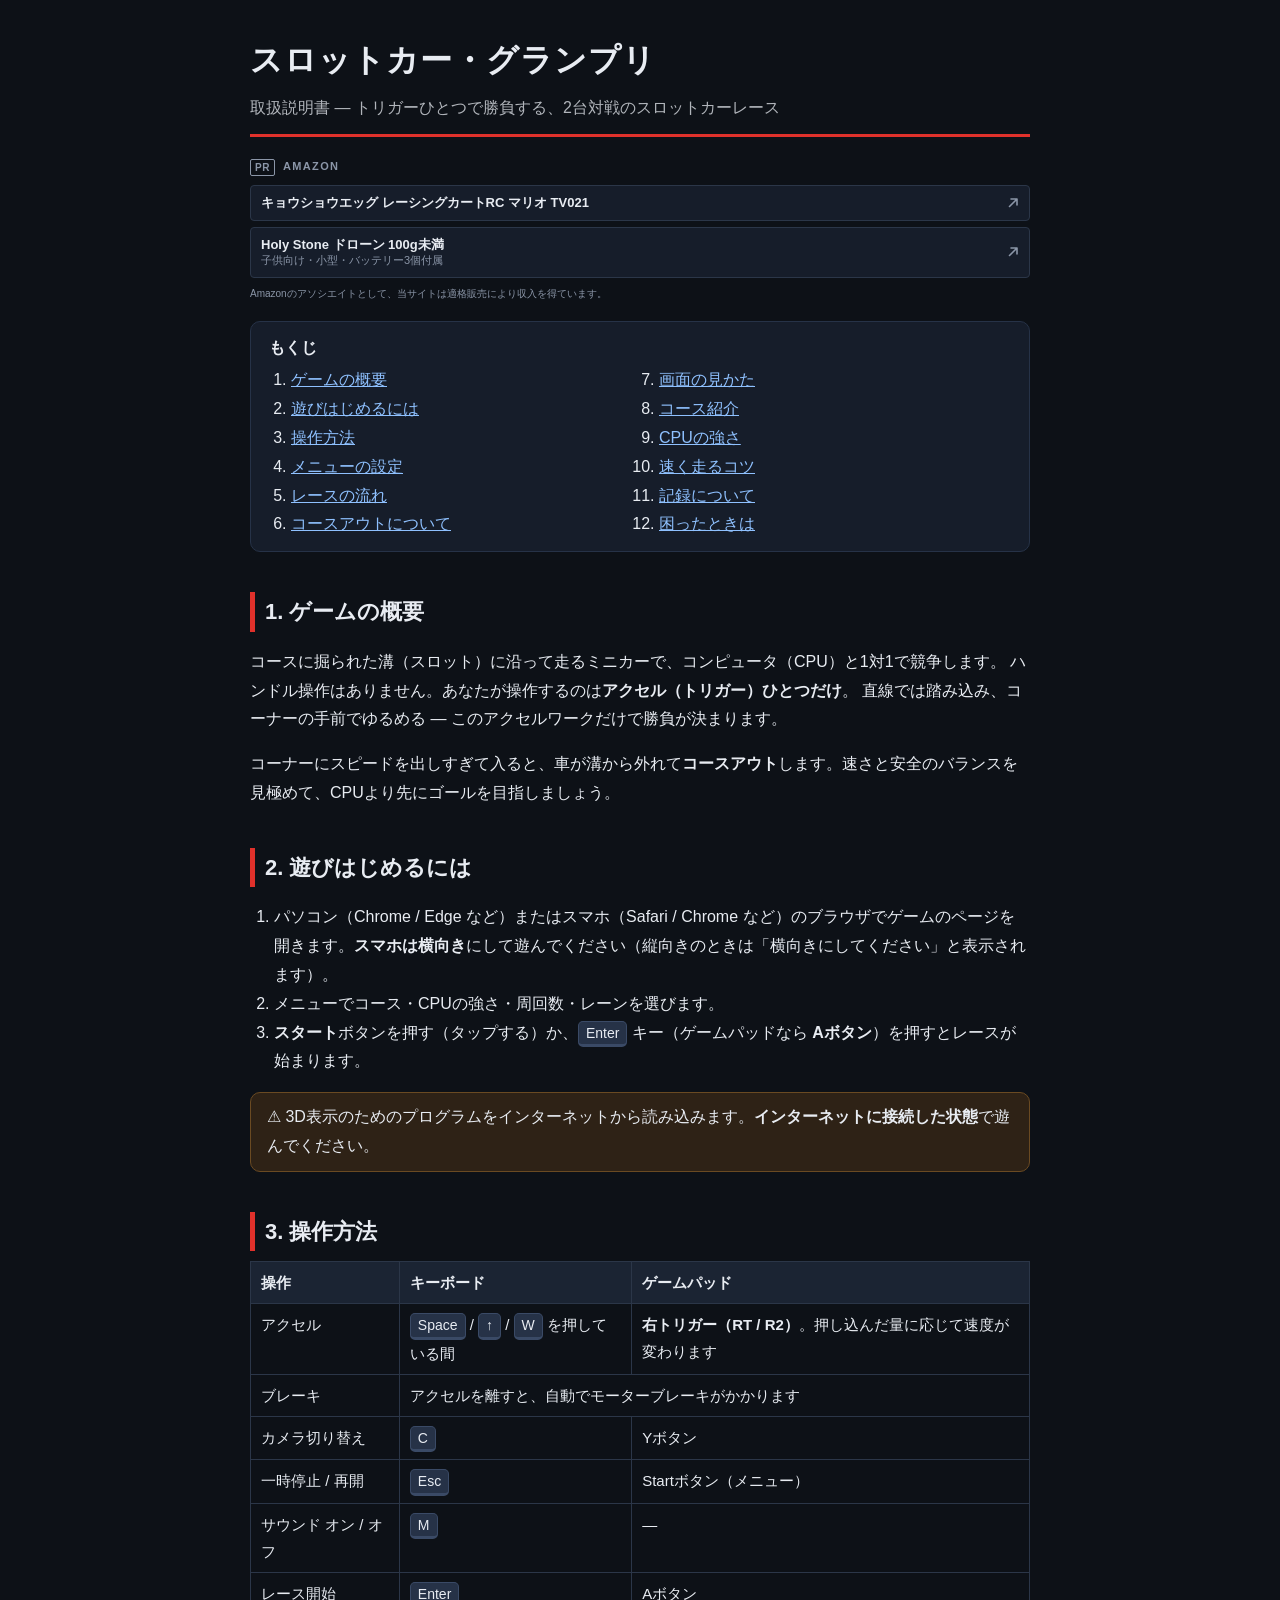
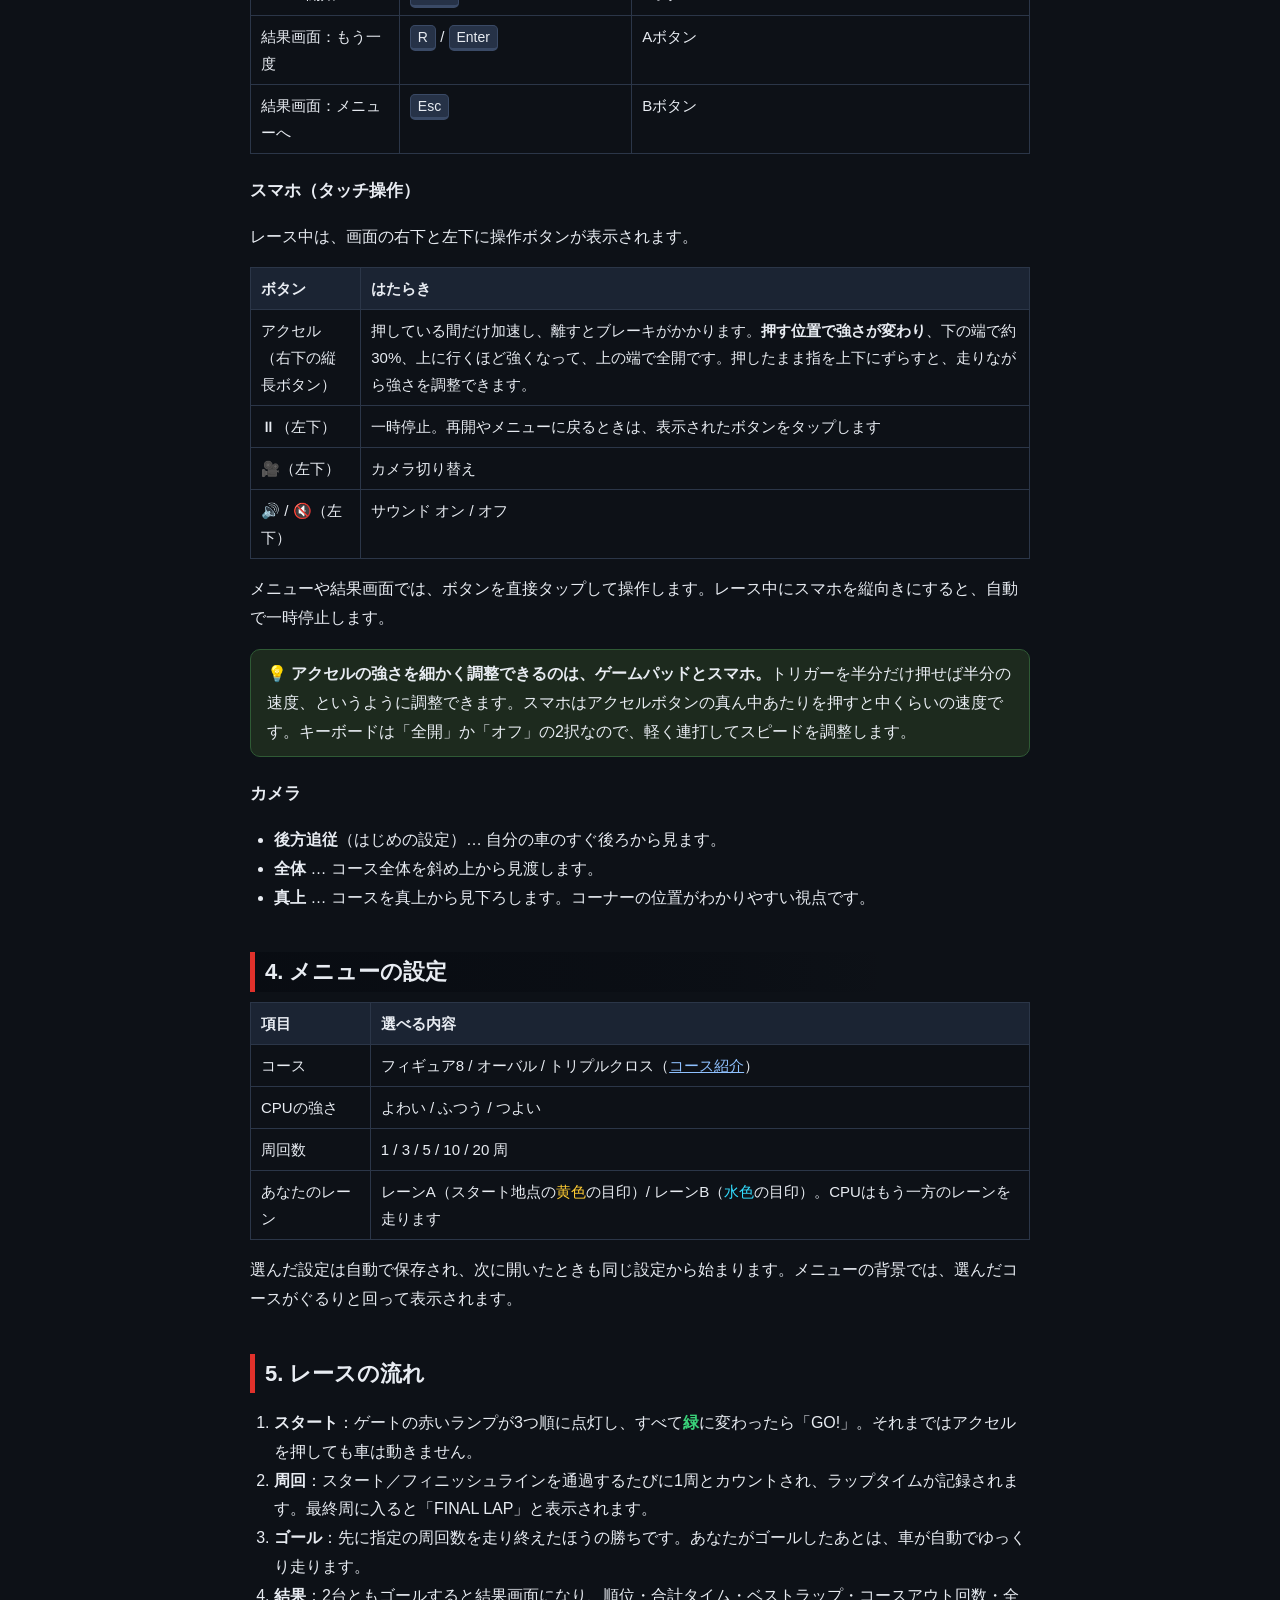
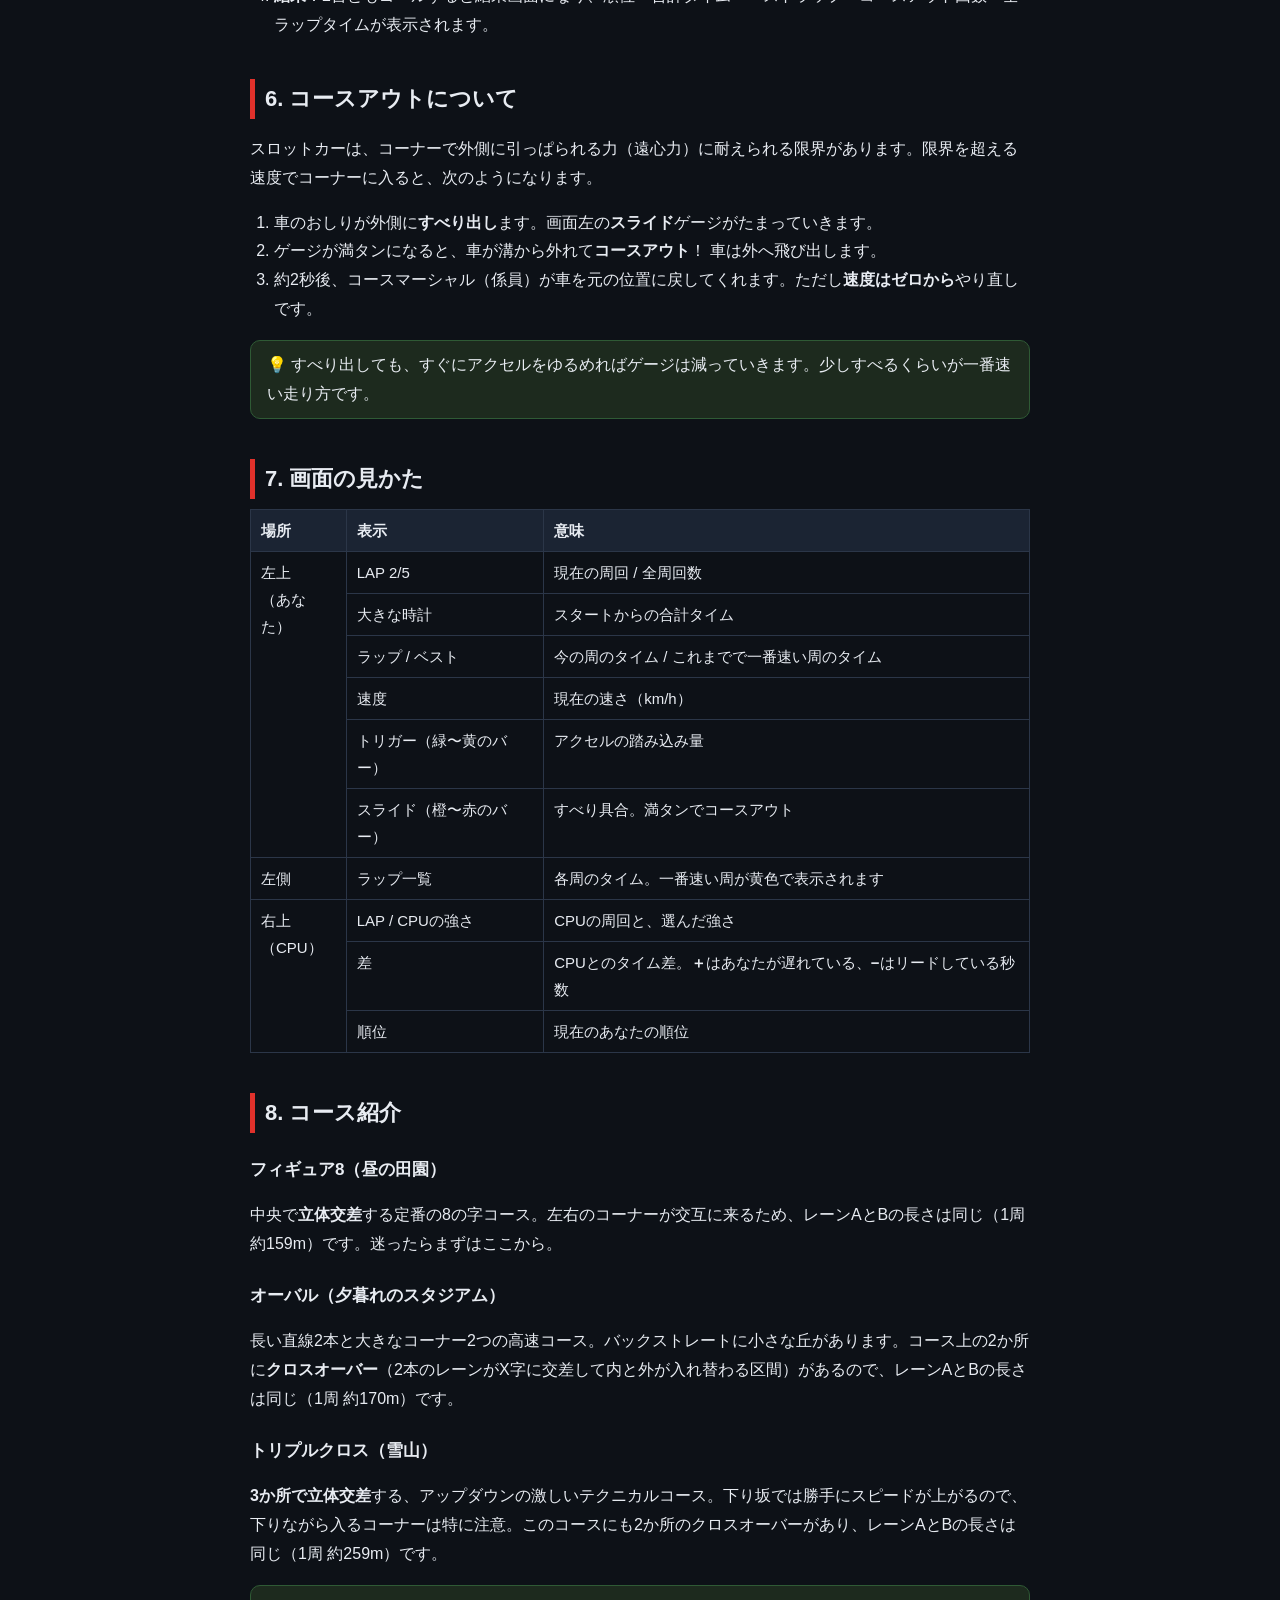
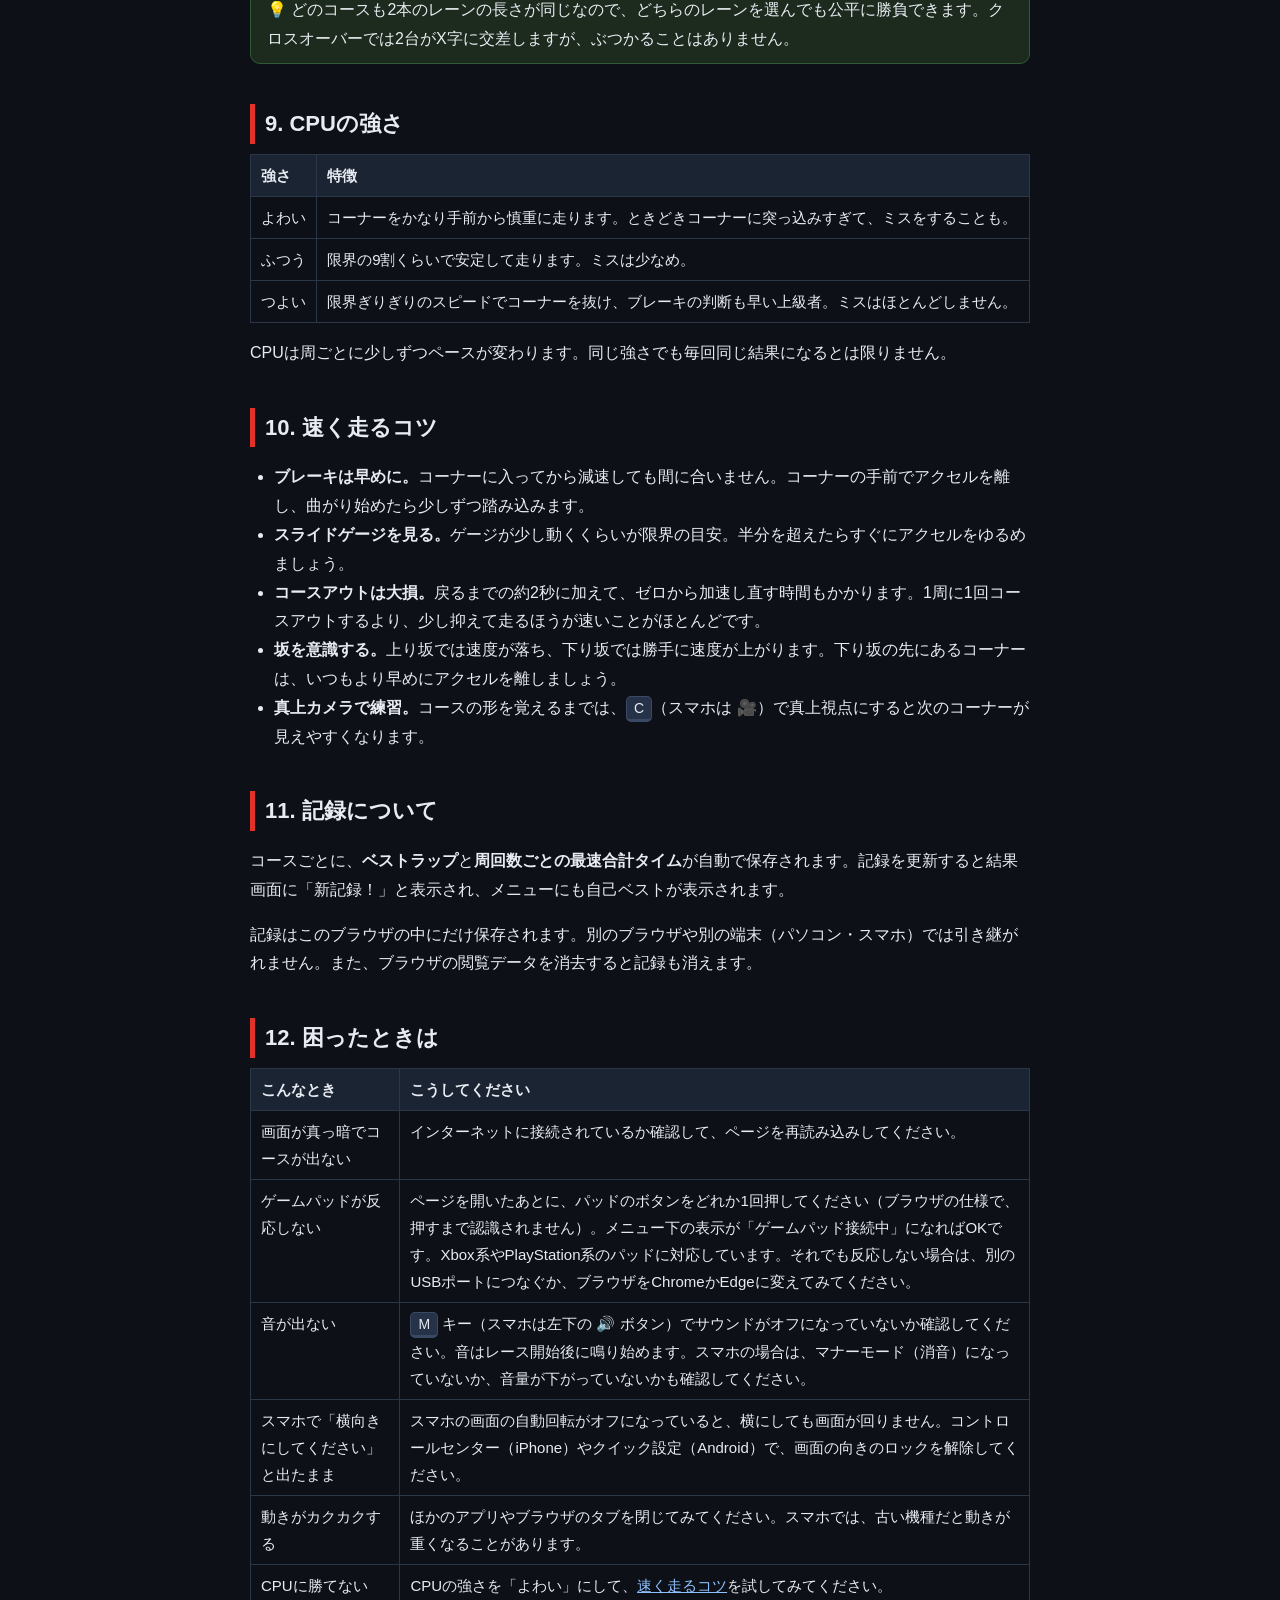
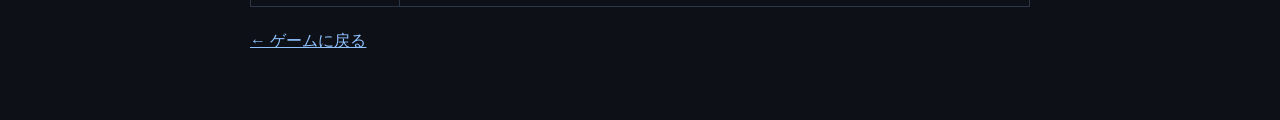
<file: manual.html>
<!doctype html>
<html lang="ja">
<head>
<meta charset="utf-8">
<meta name="viewport" content="width=device-width, initial-scale=1">
<title>スロットカー・グランプリ マニュアル</title>
<link rel="stylesheet" href="style.css">
<style>
  html, body { overflow: auto; height: auto; }
  body { background: #0d1117; line-height: 1.8; }
  .wrap { max-width: 820px; margin: 0 auto; padding: 32px 20px 64px; }
  header { border-bottom: 3px solid #e0312b; padding-bottom: 12px; margin-bottom: 8px; }
  header h1 { font-size: 32px; }
  header p { margin: 4px 0 0; opacity: .75; }
  nav.toc { background: #161d2a; border: 1px solid #263247; border-radius: 10px; padding: 12px 18px; margin: 20px 0 8px; }
  nav.toc ol { margin: 4px 0 0; padding-left: 22px; columns: 2; }
  nav.toc a, .wrap a { color: #8fc1ff; }
  h2 { margin: 40px 0 10px; padding-left: 10px; border-left: 5px solid #e0312b; font-size: 22px; }
  h3 { margin: 22px 0 6px; font-size: 17px; }
  table { width: 100%; border-collapse: collapse; margin: 8px 0; font-size: 15px; }
  th, td { border: 1px solid #2b3648; padding: 7px 10px; text-align: left; vertical-align: top; }
  th { background: #1b2433; white-space: nowrap; }
  kbd { display: inline-block; background: #263247; border: 1px solid #3a4a66; border-bottom-width: 3px;
    border-radius: 5px; padding: 0 7px; font-family: inherit; font-size: 14px; line-height: 1.6; }
  .tip { background: #1d2a1e; border: 1px solid #2f5a35; border-radius: 10px; padding: 10px 16px; margin: 12px 0; }
  .warn { background: #2e2216; border: 1px solid #6a4a22; border-radius: 10px; padding: 10px 16px; margin: 12px 0; }
  ul, ol { padding-left: 24px; }
  .back { display: inline-block; margin-top: 12px; }
  .wrap .ads { margin-top: 20px; border-top: none; padding-top: 0; }
  .wrap a.ad { color: #e8ecf2; }
  @media (max-width: 600px) {
    nav.toc ol { columns: 1; } header h1 { font-size: 26px; }
    .wrap { padding: 20px 14px 48px; }
    h2 { font-size: 19px; margin-top: 32px; }
    /* 表は画面からはみ出す分だけ横スクロール */
    table { display: block; overflow-x: auto; font-size: 14px; }
    th, td { padding: 6px 8px; }
  }
</style>
</head>
<body>
<div class="wrap">
  <header>
    <h1>スロットカー・グランプリ</h1>
    <p>取扱説明書 ― トリガーひとつで勝負する、2台対戦のスロットカーレース</p>
  </header>

  <!-- 広告（Amazon アソシエイト）。中身は ads.js で管理 -->
  <aside id="ads" class="ads" aria-label="広告" hidden></aside>

  <nav class="toc">
    <b>もくじ</b>
    <ol>
      <li><a href="#about">ゲームの概要</a></li>
      <li><a href="#start">遊びはじめるには</a></li>
      <li><a href="#controls">操作方法</a></li>
      <li><a href="#menu">メニューの設定</a></li>
      <li><a href="#race">レースの流れ</a></li>
      <li><a href="#deslot">コースアウトについて</a></li>
      <li><a href="#hud">画面の見かた</a></li>
      <li><a href="#courses">コース紹介</a></li>
      <li><a href="#cpu">CPUの強さ</a></li>
      <li><a href="#tips">速く走るコツ</a></li>
      <li><a href="#records">記録について</a></li>
      <li><a href="#faq">困ったときは</a></li>
    </ol>
  </nav>

  <h2 id="about">1. ゲームの概要</h2>
  <p>
    コースに掘られた溝（スロット）に沿って走るミニカーで、コンピュータ（CPU）と1対1で競争します。
    ハンドル操作はありません。あなたが操作するのは<b>アクセル（トリガー）ひとつだけ</b>。
    直線では踏み込み、コーナーの手前でゆるめる ― このアクセルワークだけで勝負が決まります。
  </p>
  <p>コーナーにスピードを出しすぎて入ると、車が溝から外れて<b>コースアウト</b>します。速さと安全のバランスを見極めて、CPUより先にゴールを目指しましょう。</p>

  <h2 id="start">2. 遊びはじめるには</h2>
  <ol>
    <li>パソコン（Chrome / Edge など）またはスマホ（Safari / Chrome など）のブラウザでゲームのページを開きます。<b>スマホは横向き</b>にして遊んでください（縦向きのときは「横向きにしてください」と表示されます）。</li>
    <li>メニューでコース・CPUの強さ・周回数・レーンを選びます。</li>
    <li><b>スタート</b>ボタンを押す（タップする）か、<kbd>Enter</kbd> キー（ゲームパッドなら <b>Aボタン</b>）を押すとレースが始まります。</li>
  </ol>
  <div class="warn">⚠ 3D表示のためのプログラムをインターネットから読み込みます。<b>インターネットに接続した状態</b>で遊んでください。</div>

  <h2 id="controls">3. 操作方法</h2>
  <table>
    <tr><th>操作</th><th>キーボード</th><th>ゲームパッド</th></tr>
    <tr><td>アクセル</td><td><kbd>Space</kbd> / <kbd>↑</kbd> / <kbd>W</kbd> を押している間</td><td><b>右トリガー（RT / R2）</b>。押し込んだ量に応じて速度が変わります</td></tr>
    <tr><td>ブレーキ</td><td colspan="2">アクセルを離すと、自動でモーターブレーキがかかります</td></tr>
    <tr><td>カメラ切り替え</td><td><kbd>C</kbd></td><td>Yボタン</td></tr>
    <tr><td>一時停止 / 再開</td><td><kbd>Esc</kbd></td><td>Startボタン（メニュー）</td></tr>
    <tr><td>サウンド オン / オフ</td><td><kbd>M</kbd></td><td>―</td></tr>
    <tr><td>レース開始</td><td><kbd>Enter</kbd></td><td>Aボタン</td></tr>
    <tr><td>結果画面：もう一度</td><td><kbd>R</kbd> / <kbd>Enter</kbd></td><td>Aボタン</td></tr>
    <tr><td>結果画面：メニューへ</td><td><kbd>Esc</kbd></td><td>Bボタン</td></tr>
  </table>
  <h3>スマホ（タッチ操作）</h3>
  <p>レース中は、画面の右下と左下に操作ボタンが表示されます。</p>
  <table>
    <tr><th>ボタン</th><th>はたらき</th></tr>
    <tr><td>アクセル<br>（右下の縦長ボタン）</td><td>押している間だけ加速し、離すとブレーキがかかります。<b>押す位置で強さが変わり</b>、下の端で約30%、上に行くほど強くなって、上の端で全開です。押したまま指を上下にずらすと、走りながら強さを調整できます。</td></tr>
    <tr><td>⏸（左下）</td><td>一時停止。再開やメニューに戻るときは、表示されたボタンをタップします</td></tr>
    <tr><td>🎥（左下）</td><td>カメラ切り替え</td></tr>
    <tr><td>🔊 / 🔇（左下）</td><td>サウンド オン / オフ</td></tr>
  </table>
  <p>メニューや結果画面では、ボタンを直接タップして操作します。レース中にスマホを縦向きにすると、自動で一時停止します。</p>

  <div class="tip">💡 <b>アクセルの強さを細かく調整できるのは、ゲームパッドとスマホ。</b>トリガーを半分だけ押せば半分の速度、というように調整できます。スマホはアクセルボタンの真ん中あたりを押すと中くらいの速度です。キーボードは「全開」か「オフ」の2択なので、軽く連打してスピードを調整します。</div>

  <h3>カメラ</h3>
  <ul>
    <li><b>後方追従</b>（はじめの設定）… 自分の車のすぐ後ろから見ます。</li>
    <li><b>全体</b> … コース全体を斜め上から見渡します。</li>
    <li><b>真上</b> … コースを真上から見下ろします。コーナーの位置がわかりやすい視点です。</li>
  </ul>

  <h2 id="menu">4. メニューの設定</h2>
  <table>
    <tr><th>項目</th><th>選べる内容</th></tr>
    <tr><td>コース</td><td>フィギュア8 / オーバル / トリプルクロス（<a href="#courses">コース紹介</a>）</td></tr>
    <tr><td>CPUの強さ</td><td>よわい / ふつう / つよい</td></tr>
    <tr><td>周回数</td><td>1 / 3 / 5 / 10 / 20 周</td></tr>
    <tr><td>あなたのレーン</td><td>レーンA（スタート地点の<span style="color:#ffcc33">黄色</span>の目印）/ レーンB（<span style="color:#33ddff">水色</span>の目印）。CPUはもう一方のレーンを走ります</td></tr>
  </table>
  <p>選んだ設定は自動で保存され、次に開いたときも同じ設定から始まります。メニューの背景では、選んだコースがぐるりと回って表示されます。</p>

  <h2 id="race">5. レースの流れ</h2>
  <ol>
    <li><b>スタート</b>：ゲートの赤いランプが3つ順に点灯し、すべて<b style="color:#3ad37a">緑</b>に変わったら「GO!」。それまではアクセルを押しても車は動きません。</li>
    <li><b>周回</b>：スタート／フィニッシュラインを通過するたびに1周とカウントされ、ラップタイムが記録されます。最終周に入ると「FINAL LAP」と表示されます。</li>
    <li><b>ゴール</b>：先に指定の周回数を走り終えたほうの勝ちです。あなたがゴールしたあとは、車が自動でゆっくり走ります。</li>
    <li><b>結果</b>：2台ともゴールすると結果画面になり、順位・合計タイム・ベストラップ・コースアウト回数・全ラップタイムが表示されます。</li>
  </ol>

  <h2 id="deslot">6. コースアウトについて</h2>
  <p>スロットカーは、コーナーで外側に引っぱられる力（遠心力）に耐えられる限界があります。限界を超える速度でコーナーに入ると、次のようになります。</p>
  <ol>
    <li>車のおしりが外側に<b>すべり出し</b>ます。画面左の<b>スライド</b>ゲージがたまっていきます。</li>
    <li>ゲージが満タンになると、車が溝から外れて<b>コースアウト</b>！ 車は外へ飛び出します。</li>
    <li>約2秒後、コースマーシャル（係員）が車を元の位置に戻してくれます。ただし<b>速度はゼロから</b>やり直しです。</li>
  </ol>
  <div class="tip">💡 すべり出しても、すぐにアクセルをゆるめればゲージは減っていきます。少しすべるくらいが一番速い走り方です。</div>

  <h2 id="hud">7. 画面の見かた</h2>
  <table>
    <tr><th>場所</th><th>表示</th><th>意味</th></tr>
    <tr><td rowspan="6">左上<br>（あなた）</td><td>LAP 2/5</td><td>現在の周回 / 全周回数</td></tr>
    <tr><td>大きな時計</td><td>スタートからの合計タイム</td></tr>
    <tr><td>ラップ / ベスト</td><td>今の周のタイム / これまでで一番速い周のタイム</td></tr>
    <tr><td>速度</td><td>現在の速さ（km/h）</td></tr>
    <tr><td>トリガー（緑〜黄のバー）</td><td>アクセルの踏み込み量</td></tr>
    <tr><td>スライド（橙〜赤のバー）</td><td>すべり具合。満タンでコースアウト</td></tr>
    <tr><td>左側</td><td>ラップ一覧</td><td>各周のタイム。一番速い周が黄色で表示されます</td></tr>
    <tr><td rowspan="3">右上<br>（CPU）</td><td>LAP / CPUの強さ</td><td>CPUの周回と、選んだ強さ</td></tr>
    <tr><td>差</td><td>CPUとのタイム差。<b>＋</b>はあなたが遅れている、<b>−</b>はリードしている秒数</td></tr>
    <tr><td>順位</td><td>現在のあなたの順位</td></tr>
  </table>

  <h2 id="courses">8. コース紹介</h2>
  <h3>フィギュア8（昼の田園）</h3>
  <p>中央で<b>立体交差</b>する定番の8の字コース。左右のコーナーが交互に来るため、レーンAとBの長さは同じ（1周 約159m）です。迷ったらまずはここから。</p>
  <h3>オーバル（夕暮れのスタジアム）</h3>
  <p>長い直線2本と大きなコーナー2つの高速コース。バックストレートに小さな丘があります。コース上の2か所に<b>クロスオーバー</b>（2本のレーンがX字に交差して内と外が入れ替わる区間）があるので、レーンAとBの長さは同じ（1周 約170m）です。</p>
  <h3>トリプルクロス（雪山）</h3>
  <p><b>3か所で立体交差</b>する、アップダウンの激しいテクニカルコース。下り坂では勝手にスピードが上がるので、下りながら入るコーナーは特に注意。このコースにも2か所のクロスオーバーがあり、レーンAとBの長さは同じ（1周 約259m）です。</p>
  <div class="tip">💡 どのコースも2本のレーンの長さが同じなので、どちらのレーンを選んでも公平に勝負できます。クロスオーバーでは2台がX字に交差しますが、ぶつかることはありません。</div>

  <h2 id="cpu">9. CPUの強さ</h2>
  <table>
    <tr><th>強さ</th><th>特徴</th></tr>
    <tr><td>よわい</td><td>コーナーをかなり手前から慎重に走ります。ときどきコーナーに突っ込みすぎて、ミスをすることも。</td></tr>
    <tr><td>ふつう</td><td>限界の9割くらいで安定して走ります。ミスは少なめ。</td></tr>
    <tr><td>つよい</td><td>限界ぎりぎりのスピードでコーナーを抜け、ブレーキの判断も早い上級者。ミスはほとんどしません。</td></tr>
  </table>
  <p>CPUは周ごとに少しずつペースが変わります。同じ強さでも毎回同じ結果になるとは限りません。</p>

  <h2 id="tips">10. 速く走るコツ</h2>
  <ul>
    <li><b>ブレーキは早めに。</b>コーナーに入ってから減速しても間に合いません。コーナーの手前でアクセルを離し、曲がり始めたら少しずつ踏み込みます。</li>
    <li><b>スライドゲージを見る。</b>ゲージが少し動くくらいが限界の目安。半分を超えたらすぐにアクセルをゆるめましょう。</li>
    <li><b>コースアウトは大損。</b>戻るまでの約2秒に加えて、ゼロから加速し直す時間もかかります。1周に1回コースアウトするより、少し抑えて走るほうが速いことがほとんどです。</li>
    <li><b>坂を意識する。</b>上り坂では速度が落ち、下り坂では勝手に速度が上がります。下り坂の先にあるコーナーは、いつもより早めにアクセルを離しましょう。</li>
    <li><b>真上カメラで練習。</b>コースの形を覚えるまでは、<kbd>C</kbd>（スマホは 🎥）で真上視点にすると次のコーナーが見えやすくなります。</li>
  </ul>

  <h2 id="records">11. 記録について</h2>
  <p>コースごとに、<b>ベストラップ</b>と<b>周回数ごとの最速合計タイム</b>が自動で保存されます。記録を更新すると結果画面に「新記録！」と表示され、メニューにも自己ベストが表示されます。</p>
  <p>記録はこのブラウザの中にだけ保存されます。別のブラウザや別の端末（パソコン・スマホ）では引き継がれません。また、ブラウザの閲覧データを消去すると記録も消えます。</p>

  <h2 id="faq">12. 困ったときは</h2>
  <table>
    <tr><th>こんなとき</th><th>こうしてください</th></tr>
    <tr><td>画面が真っ暗でコースが出ない</td><td>インターネットに接続されているか確認して、ページを再読み込みしてください。</td></tr>
    <tr><td>ゲームパッドが反応しない</td><td>ページを開いたあとに、パッドのボタンをどれか1回押してください（ブラウザの仕様で、押すまで認識されません）。メニュー下の表示が「ゲームパッド接続中」になればOKです。Xbox系やPlayStation系のパッドに対応しています。それでも反応しない場合は、別のUSBポートにつなぐか、ブラウザをChromeかEdgeに変えてみてください。</td></tr>
    <tr><td>音が出ない</td><td><kbd>M</kbd> キー（スマホは左下の 🔊 ボタン）でサウンドがオフになっていないか確認してください。音はレース開始後に鳴り始めます。スマホの場合は、マナーモード（消音）になっていないか、音量が下がっていないかも確認してください。</td></tr>
    <tr><td>スマホで「横向きにしてください」と出たまま</td><td>スマホの画面の自動回転がオフになっていると、横にしても画面が回りません。コントロールセンター（iPhone）やクイック設定（Android）で、画面の向きのロックを解除してください。</td></tr>
    <tr><td>動きがカクカクする</td><td>ほかのアプリやブラウザのタブを閉じてみてください。スマホでは、古い機種だと動きが重くなることがあります。</td></tr>
    <tr><td>CPUに勝てない</td><td>CPUの強さを「よわい」にして、<a href="#tips">速く走るコツ</a>を試してみてください。</td></tr>
  </table>

  <a class="back" href="index.html">← ゲームに戻る</a>
</div>
<script src="ads.js"></script>
<script>if (typeof renderAds === 'function') renderAds([document.getElementById('ads')]);</script>
</body>
</html>
</file>
<file: style.css>
* { box-sizing: border-box; }
html, body { margin: 0; touch-action: manipulation; -webkit-tap-highlight-color: transparent; height: 100%; overflow: hidden; background: #0d1117; color: #e8ecf2;
  font-family: "Segoe UI", "Yu Gothic UI", "Meiryo", sans-serif; }
#view { position: fixed; inset: 0; }
.hidden { display: none !important; }

/* HUD */
.hud-panel { position: fixed; top: 16px; background: rgba(10,14,22,.72); border: 1px solid rgba(255,255,255,.12);
  border-radius: 10px; padding: 10px 14px; min-width: 190px; font-variant-numeric: tabular-nums; }
.hud-left { left: 16px; }
.hud-right { right: 16px; text-align: right; }
.hud-row { display: flex; gap: 10px; align-items: center; font-weight: 700; font-size: 18px; }
.hud-right .hud-row { justify-content: flex-end; }
.tag { padding: 1px 8px; border-radius: 4px; font-size: 13px; letter-spacing: .05em; }
.tag.p1 { background: #e0312b; }
.tag.p2 { background: #2f6fe0; }
.hud-time { font-size: 30px; font-weight: 700; margin: 4px 0; }
.hud-sub { font-size: 14px; opacity: .9; margin: 2px 0; }
.bar { height: 8px; background: rgba(255,255,255,.12); border-radius: 4px; margin-top: 8px; overflow: hidden; }
.bar > div { height: 100%; width: 0; background: linear-gradient(90deg,#3ad37a,#f5d33b); }
.bar.slip > div { background: linear-gradient(90deg,#f5a33b,#ff3b3b); }
.hud-legend { display: flex; justify-content: space-between; font-size: 11px; opacity: .6; margin-top: 3px; }
#lapLog { position: fixed; left: 16px; top: 250px; font-size: 13px; font-variant-numeric: tabular-nums;
  background: rgba(10,14,22,.55); border-radius: 8px; padding: 6px 12px; min-width: 190px; }
#lapLog:empty { display: none; }
#lapLog .best { color: #f5d33b; }
#bigMsg { position: fixed; left: 50%; top: 38%; transform: translate(-50%,-50%); font-size: 88px; font-weight: 900;
  text-shadow: 0 4px 24px rgba(0,0,0,.6); pointer-events: none; white-space: nowrap; }
#bigMsg.small { font-size: 46px; }
#help { position: fixed; bottom: 12px; left: 50%; transform: translateX(-50%); font-size: 13px; opacity: .65;
  background: rgba(10,14,22,.5); padding: 4px 12px; border-radius: 6px; white-space: nowrap; }

/* Overlays */
.overlay { position: fixed; inset: 0; display: flex; align-items: center; justify-content: center;
  background: rgba(5,8,14,.55); backdrop-filter: blur(2px); overflow-y: auto; padding: 16px; }
.card { background: rgba(18,24,36,.95); border: 1px solid rgba(255,255,255,.12); border-radius: 14px;
  padding: 24px 28px; width: min(620px, 100%); box-shadow: 0 20px 60px rgba(0,0,0,.5); }
.manual-link { display: inline-block; margin-top: 6px; color: #8fc1ff; }

/* 広告（Amazon アソシエイト）— メニュー・結果画面・マニュアルのみ。レース中は出さない */
.ads { display: grid; gap: 8px; border-top: 1px solid rgba(255,255,255,.12); padding-top: 14px; margin-top: 14px; }
.ads[hidden] { display: none; }
.adhead { margin: 0; display: flex; align-items: center; gap: 8px; font-size: 11px; font-weight: 700; letter-spacing: .12em; color: #8b96a8; }
.pr { border: 1px solid #8b96a8; border-radius: 2px; padding: 0 4px; font-size: 10px; letter-spacing: .06em; line-height: 1.5; }
.adlist { display: grid; gap: 6px; }
.ad { display: grid; grid-template-columns: auto minmax(0,1fr) auto; align-items: center; gap: 8px; padding: 8px 10px;
  border: 1px solid #2b3648; border-radius: 4px; background: #161d2a; color: #e8ecf2; text-decoration: none; min-width: 0; }
.ad:hover { border-color: #8b96a8; }
.ad:focus-visible { outline: 2px solid #e0312b; outline-offset: 2px; }
.ad .thumb { grid-column: 1; width: 56px; height: 56px; object-fit: contain; background: #fff; border-radius: 3px; }
.ad .tag { grid-column: 1; font-size: 10px; font-weight: 900; color: #fff; background: #e0312b; border-radius: 2px; padding: 1px 5px; white-space: nowrap; }
.ad .tx .tag { display: inline-block; margin-bottom: 3px; }
.ad .tx { grid-column: 2; min-width: 0; }
.ad .tx.wide { grid-column: 1 / span 2; }
.ad .t { display: block; font-size: 13px; font-weight: 700; line-height: 1.35; overflow-wrap: anywhere; }
.ad .s { display: block; font-size: 11px; color: #8b96a8; line-height: 1.4; }
.ad .arr { grid-column: 3; color: #8b96a8; display: flex; }
.adnote { margin: 0; font-size: 10px; line-height: 1.5; color: #8b96a8; }

/* メニューは左寄せにして背景のコースを見せる */
#menu { justify-content: flex-start; align-items: flex-start; backdrop-filter: none;
  background: linear-gradient(90deg, rgba(5,8,14,.55) 0, rgba(5,8,14,.25) 480px, transparent 640px); }
#menu .card { width: min(460px, 100%); margin: auto 0; padding: 20px 22px; background: rgba(18,24,36,.88); }
#menu h1 { font-size: 26px; }
.card.small { width: min(360px, 100%); text-align: center; }
h1 { margin: 0 0 4px; font-size: 30px; letter-spacing: .03em; }
h2 { margin: 0 0 14px; }
.lead { margin: 0 0 16px; opacity: .8; }
.group { margin: 12px 0; }
.label { font-size: 13px; opacity: .7; margin-bottom: 6px; }
.opts { display: flex; flex-wrap: wrap; gap: 6px; }
button { font: inherit; color: inherit; background: #263247; border: 1px solid #3a4a66; border-radius: 8px;
  padding: 8px 14px; cursor: pointer; }
button:hover { background: #31405b; }
.opts button.sel { background: #e0312b; border-color: #ff6a5e; font-weight: 700; }
button.primary { background: #e0312b; border-color: #ff6a5e; font-weight: 700; font-size: 18px; padding: 10px 20px;
  width: 100%; margin-top: 12px; }
button.primary:hover { background: #f0453f; }
.card.small button { width: 100%; margin-top: 10px; }
.course-desc { font-size: 13px; opacity: .75; margin-top: 6px; }
.records { font-size: 13px; opacity: .8; margin-top: 10px; font-variant-numeric: tabular-nums; }
.pad { font-size: 12px; opacity: .6; margin-top: 10px; }
.controls { font-size: 13px; opacity: .75; margin-top: 8px; line-height: 1.6; }
.row-btns { display: flex; gap: 10px; }
.row-btns button { flex: 1; width: auto; margin-top: 16px; }
table.res { width: 100%; border-collapse: collapse; font-variant-numeric: tabular-nums; }
table.res th, table.res td { padding: 6px 8px; border-bottom: 1px solid rgba(255,255,255,.08); text-align: right; }
table.res th:first-child, table.res td:first-child { text-align: left; }
.laps-detail { display: flex; gap: 20px; margin-top: 12px; font-size: 13px; font-variant-numeric: tabular-nums; }
.laps-detail > div { flex: 1; }
.laps-detail .best { color: #f5d33b; }
.newrec { color: #f5d33b; font-weight: 700; margin-top: 10px; }

/* スマホ用の仮想ボタン — body.touch のときだけ出す */
.touch-ui { display: none; }
body.touch .touch-ui { display: flex; }
body.touch #help { display: none; }
#touchBtns { position: fixed; left: calc(12px + env(safe-area-inset-left)); bottom: calc(12px + env(safe-area-inset-bottom)); gap: 10px; }
#touchBtns button { width: 54px; height: 54px; padding: 0; font-size: 22px; border-radius: 50%;
  background: rgba(10,14,22,.6); border-color: rgba(255,255,255,.25); }
#pedal { position: fixed; right: calc(12px + env(safe-area-inset-right)); bottom: calc(12px + env(safe-area-inset-bottom));
  width: 110px; height: min(52vh, 320px); border-radius: 18px; overflow: hidden;
  background: rgba(10,14,22,.55); border: 2px solid rgba(255,255,255,.3);
  align-items: center; justify-content: center; touch-action: none; user-select: none; -webkit-user-select: none; }
#pedal.on { border-color: #ff6a5e; }
#pedalFill { position: absolute; left: 0; right: 0; bottom: 0; height: 0;
  background: linear-gradient(0deg, rgba(58,211,122,.55), rgba(245,211,59,.7)); }
.pedal-label { position: relative; text-align: center; font-weight: 700; font-size: 15px; pointer-events: none; }
.pedal-label small { display: block; font-size: 10px; font-weight: 400; opacity: .7; }

/* 縦画面の案内。タッチ端末を縦に持っているときだけ全面に出す */
#rotate { position: fixed; inset: 0; z-index: 100; background: #0d1117; flex-direction: column;
  display: none; align-items: center; justify-content: center; text-align: center; padding: 24px; font-size: 18px; }
@media (orientation: portrait) { body.touch #rotate { display: flex; } }
.rotate-icon { font-size: 64px; animation: rotate-hint 2s ease-in-out infinite; }
@keyframes rotate-hint { 0%, 25% { transform: rotate(0); } 50%, 75% { transform: rotate(90deg); } 100% { transform: rotate(0); } }

/* 小さい画面 */
@media (max-width: 700px), (max-height: 500px) {
  .hud-panel { top: 8px; padding: 6px 10px; min-width: 0; }
  .hud-left { left: 8px; } .hud-right { right: 8px; }
  .hud-row { font-size: 14px; }
  .hud-time { font-size: 20px; margin: 2px 0; }
  .hud-sub { font-size: 12px; }
  #lapLog { display: none; }
  #bigMsg { font-size: 15vmin; }
  #bigMsg.small { font-size: 8vmin; }
  .card { padding: 16px; }
  #menu .card { background: rgba(18,24,36,.92); }
}
</file>
